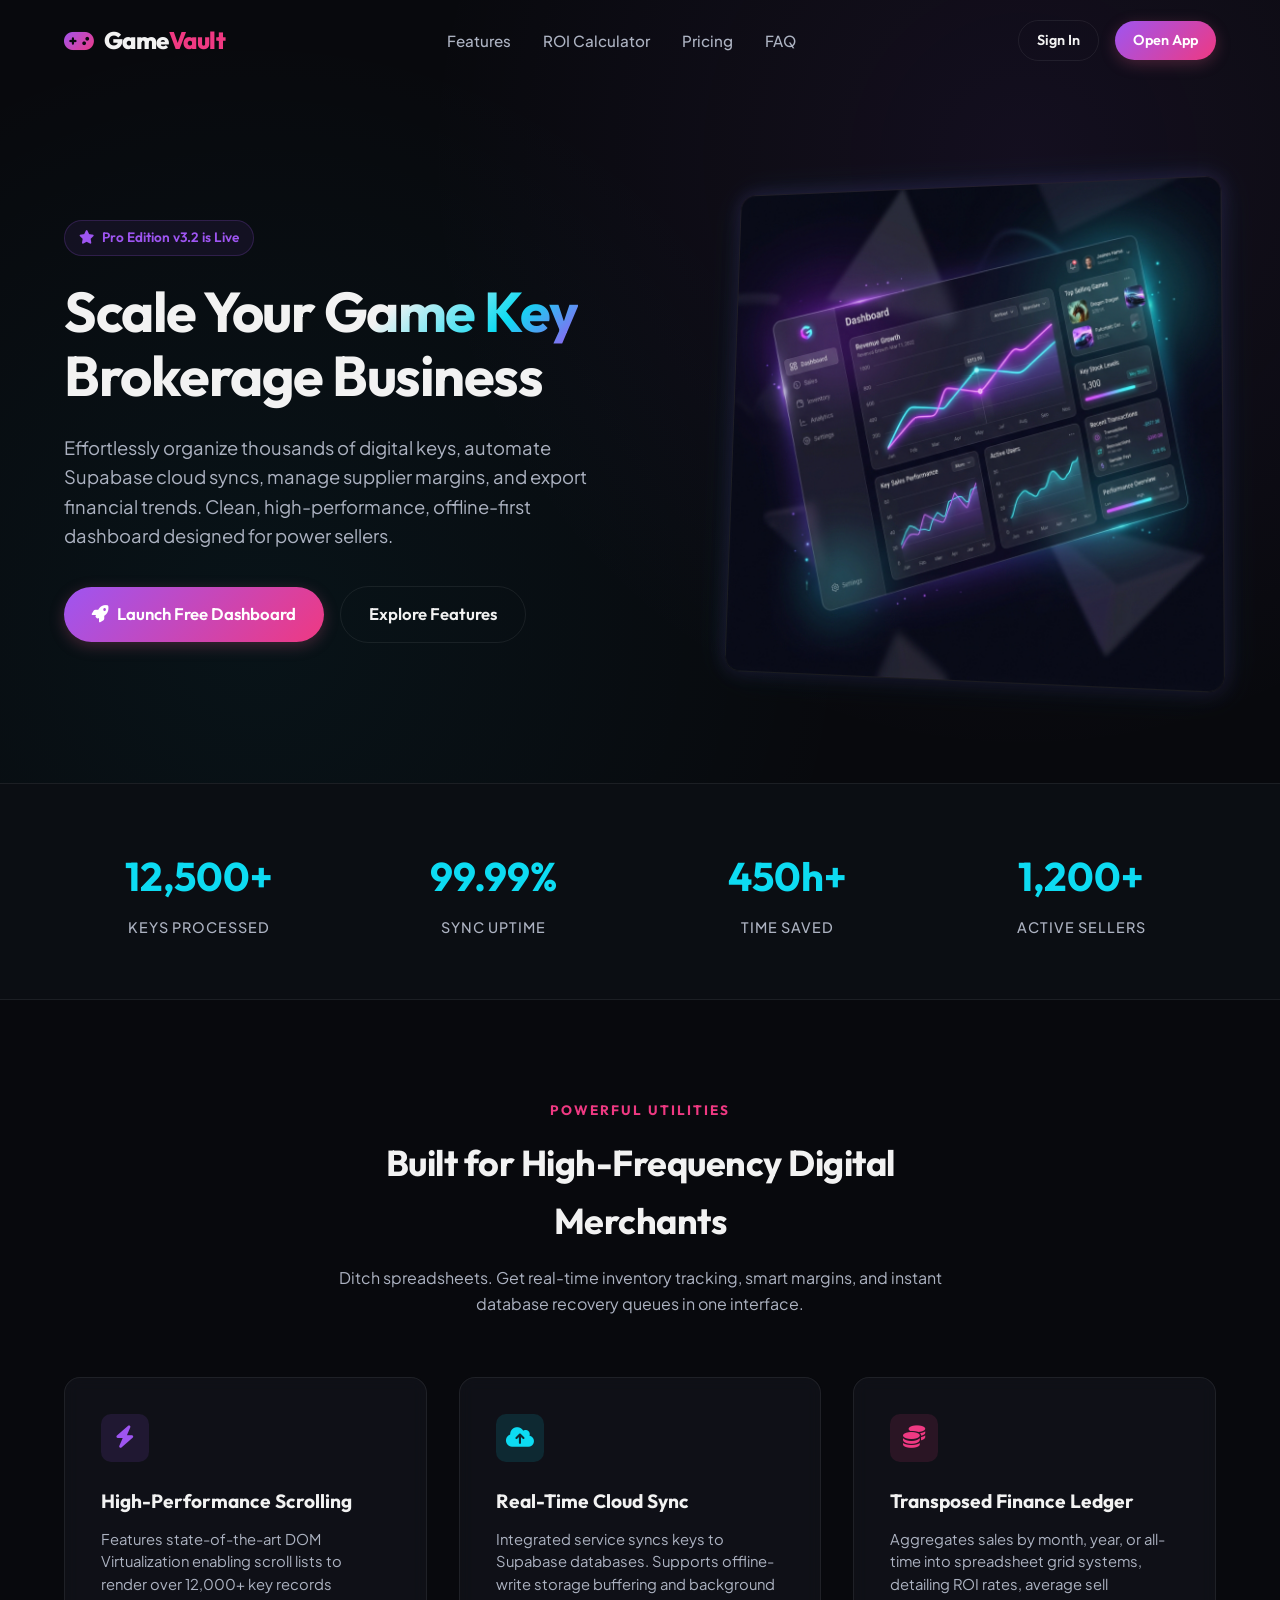
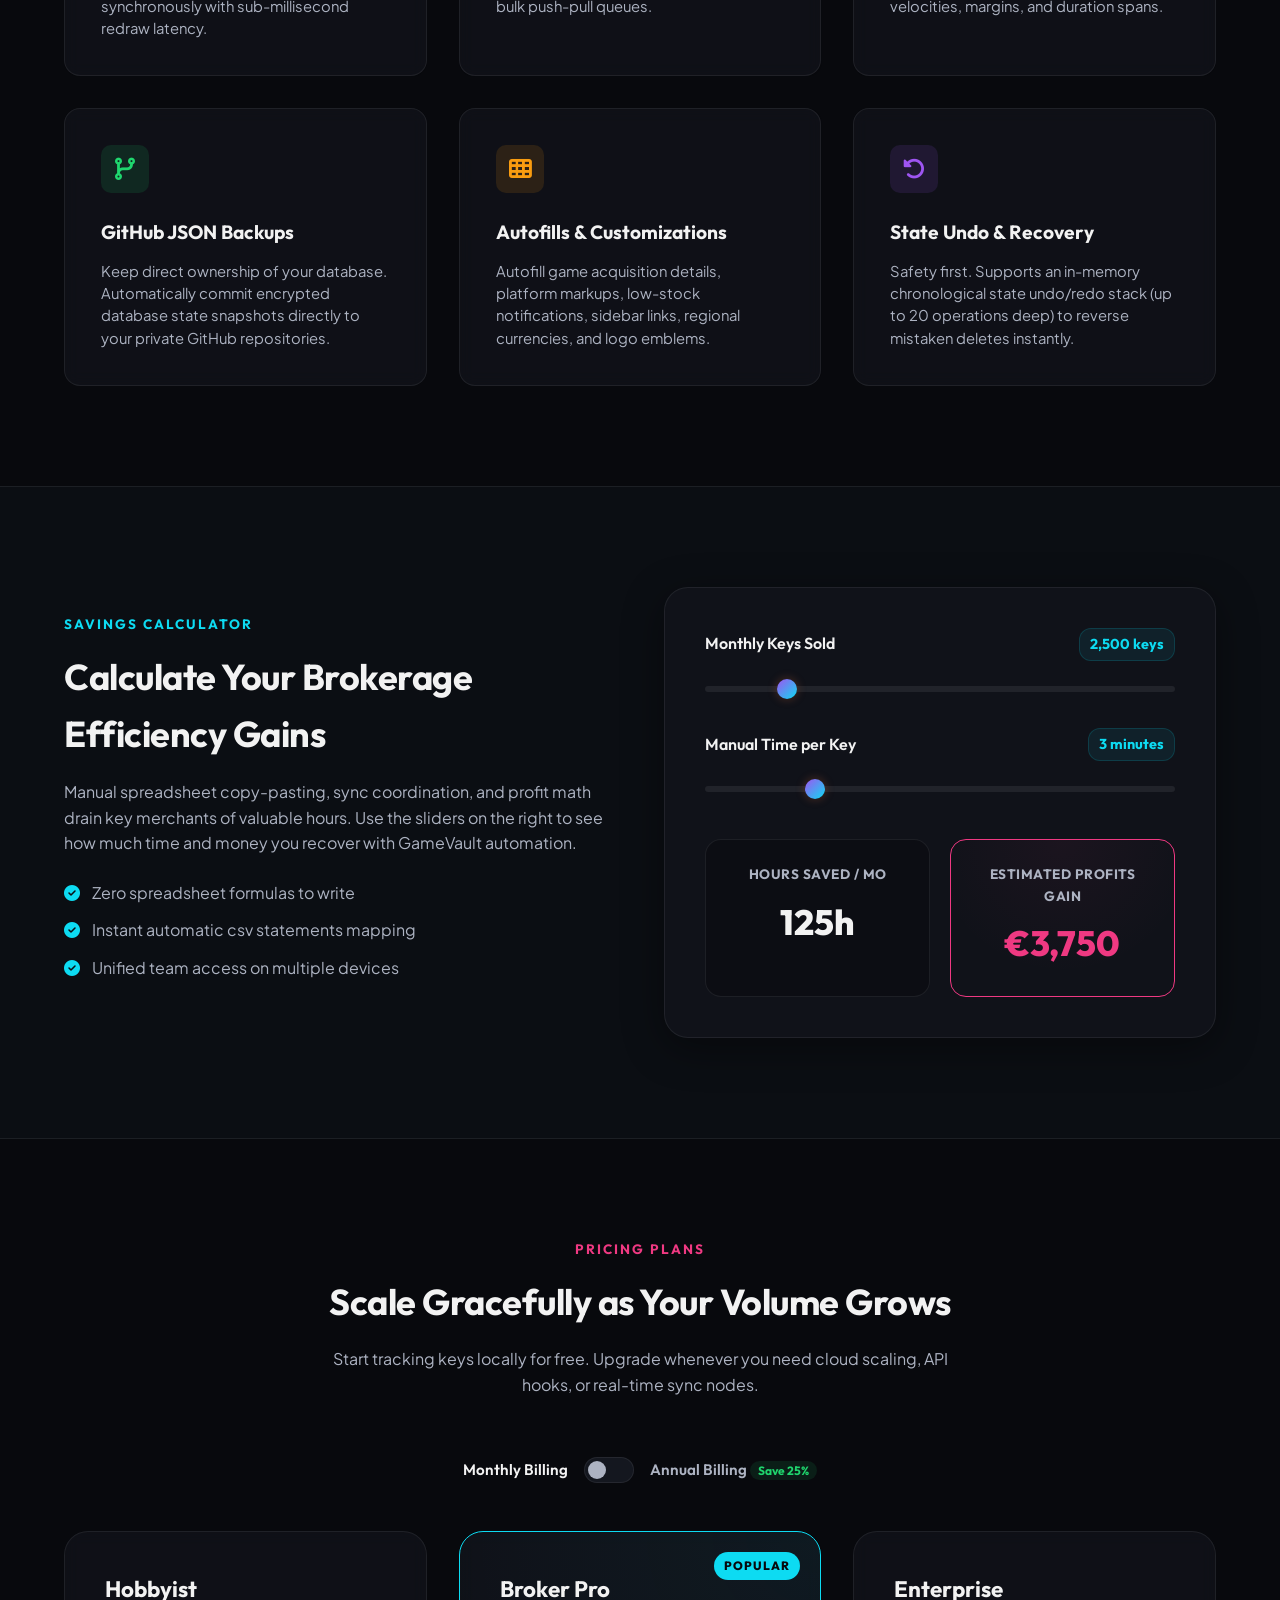
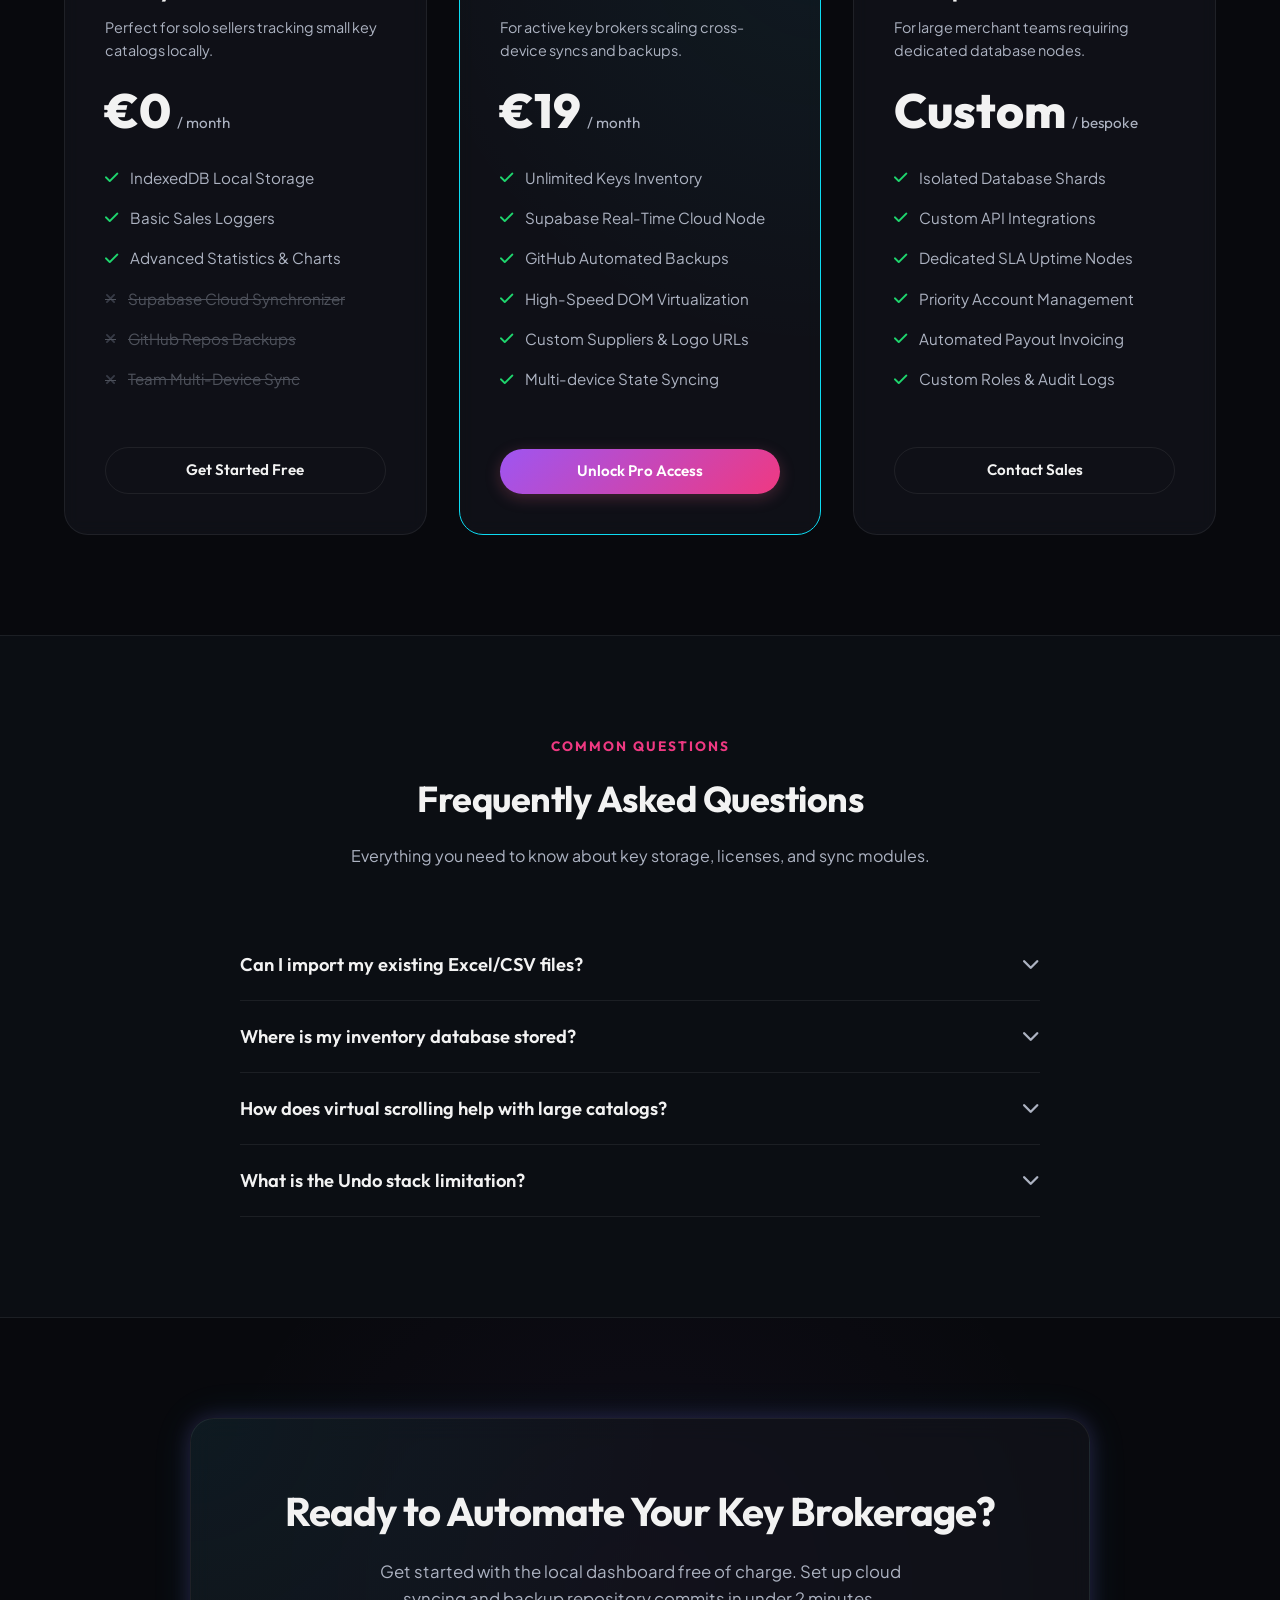
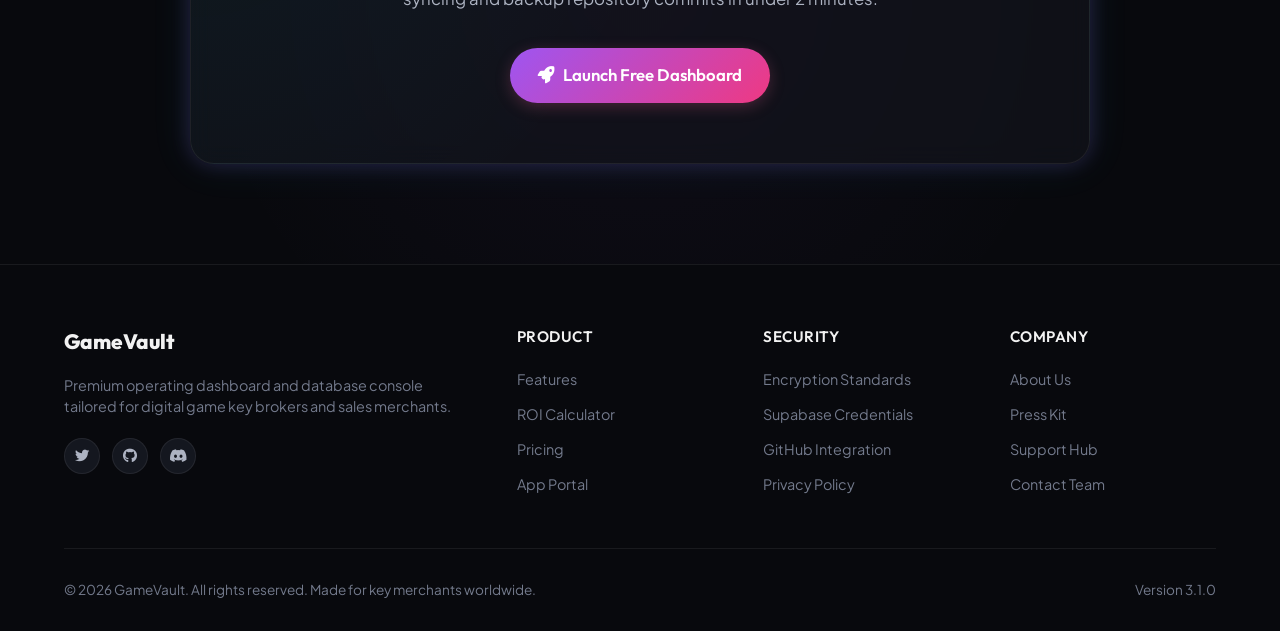
<file: landing.html>
<!DOCTYPE html>
<html lang="en">
<head>
  <meta charset="UTF-8">
  <meta name="viewport" content="width=device-width, initial-scale=1.0">
  <title>GameVault - SaaS Operations Hub for Game Key Merchants</title>
  <meta name="description" content="Manage, sync, and scale your game key business. Track inventory, calculate real-time platform profits, sync data to Supabase/GitHub, and analyze supplier margins.">
  
  <!-- FontAwesome Icons -->
  <link rel="stylesheet" href="https://cdnjs.cloudflare.com/ajax/libs/font-awesome/6.4.0/css/all.min.css">
  
  <!-- Custom landing styling -->
  <link rel="stylesheet" href="landing.css">
</head>
<body>

  <!-- HEADER -->
  <header class="header" id="main-header">
    <div class="container nav-wrapper">
      <a href="#" class="logo">
        <i class="fa-solid fa-gamepad"></i>
        <span>Game<span style="color: var(--accent-pink);">Vault</span></span>
      </a>
      <ul class="nav-menu">
        <li><a href="#features" class="nav-link">Features</a></li>
        <li><a href="#calculator" class="nav-link">ROI Calculator</a></li>
        <li><a href="#pricing" class="nav-link">Pricing</a></li>
        <li><a href="#faq" class="nav-link">FAQ</a></li>
      </ul>
      <div class="nav-actions">
        <a href="index.html" class="btn btn-outline" style="border-radius: 30px; font-size: 0.9rem; padding: 8px 18px;">Sign In</a>
        <a href="index.html" class="btn btn-primary" style="border-radius: 30px; font-size: 0.9rem; padding: 8px 18px;">Open App</a>
      </div>
    </div>
  </header>

  <!-- HERO SECTION -->
  <section class="hero">
    <div class="container hero-grid">
      <div class="hero-content">
        <div class="hero-badge">
          <i class="fa-solid fa-star"></i> Pro Edition v3.2 is Live
        </div>
        <h1 class="hero-title">
          Scale Your <span class="text-gradient">Game Key</span> Brokerage Business
        </h1>
        <p class="hero-subtitle">
          Effortlessly organize thousands of digital keys, automate Supabase cloud syncs, manage supplier margins, and export financial trends. Clean, high-performance, offline-first dashboard designed for power sellers.
        </p>
        <div class="hero-ctas">
          <a href="index.html" class="btn btn-primary btn-lg">
            <i class="fa-solid fa-rocket"></i> Launch Free Dashboard
          </a>
          <a href="#features" class="btn btn-outline btn-lg">
            Explore Features
          </a>
        </div>
      </div>
      <div class="hero-mockup-wrapper">
        <div class="hero-mockup-glow"></div>
        <img src="assets/dashboard_showcase.png" alt="GameVault Dashboard Mockup" class="hero-mockup-image">
      </div>
    </div>
  </section>

  <!-- STATS BAR -->
  <section class="stats">
    <div class="container stats-grid">
      <div class="stat-item">
        <h3 id="stat-keys">12,500+</h3>
        <p>Keys Processed</p>
      </div>
      <div class="stat-item">
        <h3 id="stat-uptime">99.99%</h3>
        <p>Sync Uptime</p>
      </div>
      <div class="stat-item">
        <h3 id="stat-hours">450h+</h3>
        <p>Time Saved</p>
      </div>
      <div class="stat-item">
        <h3 id="stat-suppliers">1,200+</h3>
        <p>Active Sellers</p>
      </div>
    </div>
  </section>

  <!-- FEATURES SECTION -->
  <section class="features" id="features">
    <div class="container">
      <div class="section-header">
        <span class="section-tag">Powerful Utilities</span>
        <h2 class="section-title">Built for High-Frequency Digital Merchants</h2>
        <p class="section-subtitle">Ditch spreadsheets. Get real-time inventory tracking, smart margins, and instant database recovery queues in one interface.</p>
      </div>
      
      <div class="features-grid">
        <!-- Feature 1 -->
        <div class="feature-card">
          <div class="feature-icon purple">
            <i class="fa-solid fa-bolt"></i>
          </div>
          <h4>High-Performance Scrolling</h4>
          <p>Features state-of-the-art DOM Virtualization enabling scroll lists to render over 12,000+ key records synchronously with sub-millisecond redraw latency.</p>
        </div>

        <!-- Feature 2 -->
        <div class="feature-card">
          <div class="feature-icon cyan">
            <i class="fa-solid fa-cloud-arrow-up"></i>
          </div>
          <h4>Real-Time Cloud Sync</h4>
          <p>Integrated service syncs keys to Supabase databases. Supports offline-write storage buffering and background bulk push-pull queues.</p>
        </div>

        <!-- Feature 3 -->
        <div class="feature-card">
          <div class="feature-icon pink">
            <i class="fa-solid fa-coins"></i>
          </div>
          <h4>Transposed Finance Ledger</h4>
          <p>Aggregates sales by month, year, or all-time into spreadsheet grid systems, detailing ROI rates, average sell velocities, margins, and duration spans.</p>
        </div>

        <!-- Feature 4 -->
        <div class="feature-card">
          <div class="feature-icon emerald">
            <i class="fa-solid fa-code-branch"></i>
          </div>
          <h4>GitHub JSON Backups</h4>
          <p>Keep direct ownership of your database. Automatically commit encrypted database state snapshots directly to your private GitHub repositories.</p>
        </div>

        <!-- Feature 5 -->
        <div class="feature-card">
          <div class="feature-icon amber">
            <i class="fa-solid fa-table-cells"></i>
          </div>
          <h4>Autofills & Customizations</h4>
          <p>Autofill game acquisition details, platform markups, low-stock notifications, sidebar links, regional currencies, and logo emblems.</p>
        </div>

        <!-- Feature 6 -->
        <div class="feature-card">
          <div class="feature-icon purple">
            <i class="fa-solid fa-rotate-left"></i>
          </div>
          <h4>State Undo & Recovery</h4>
          <p>Safety first. Supports an in-memory chronological state undo/redo stack (up to 20 operations deep) to reverse mistaken deletes instantly.</p>
        </div>
      </div>
    </div>
  </section>

  <!-- SAVINGS CALCULATOR SECTION -->
  <section class="calc-section" id="calculator">
    <div class="container calc-grid">
      <div class="calc-text">
        <span class="section-tag" style="color: var(--accent-cyan);">Savings Calculator</span>
        <h2 class="section-title">Calculate Your Brokerage Efficiency Gains</h2>
        <p class="section-subtitle" style="margin-bottom: 24px;">
          Manual spreadsheet copy-pasting, sync coordination, and profit math drain key merchants of valuable hours. Use the sliders on the right to see how much time and money you recover with GameVault automation.
        </p>
        <ul style="list-style: none; margin-bottom: 30px; color: var(--text-secondary);">
          <li style="display: flex; align-items: center; gap: 12px; margin-bottom: 12px;">
            <i class="fa-solid fa-circle-check" style="color: var(--accent-cyan);"></i> Zero spreadsheet formulas to write
          </li>
          <li style="display: flex; align-items: center; gap: 12px; margin-bottom: 12px;">
            <i class="fa-solid fa-circle-check" style="color: var(--accent-cyan);"></i> Instant automatic csv statements mapping
          </li>
          <li style="display: flex; align-items: center; gap: 12px;">
            <i class="fa-solid fa-circle-check" style="color: var(--accent-cyan);"></i> Unified team access on multiple devices
          </li>
        </ul>
      </div>
      <div class="calc-panel">
        <div class="calc-group">
          <div class="calc-label-row">
            <label for="slider-volume">Monthly Keys Sold</label>
            <span class="calc-value-badge" id="val-volume">2,500 keys</span>
          </div>
          <input type="range" id="slider-volume" class="calc-slider" min="100" max="15000" step="100" value="2500">
        </div>
        
        <div class="calc-group" style="margin-bottom: 40px;">
          <div class="calc-label-row">
            <label for="slider-time">Manual Time per Key</label>
            <span class="calc-value-badge" id="val-time">3 minutes</span>
          </div>
          <input type="range" id="slider-time" class="calc-slider" min="1" max="10" step="0.5" value="3">
        </div>

        <div class="calc-results">
          <div class="calc-result-card">
            <h5>Hours Saved / Mo</h5>
            <div class="calc-result-val" id="res-hours">125h</div>
          </div>
          <div class="calc-result-card highlight">
            <h5>Estimated Profits Gain</h5>
            <div class="calc-result-val" id="res-savings">€3,750</div>
          </div>
        </div>
      </div>
    </div>
  </section>

  <!-- PRICING SECTION -->
  <section class="pricing" id="pricing">
    <div class="container">
      <div class="section-header">
        <span class="section-tag">Pricing Plans</span>
        <h2 class="section-title">Scale Gracefully as Your Volume Grows</h2>
        <p class="section-subtitle">Start tracking keys locally for free. Upgrade whenever you need cloud scaling, API hooks, or real-time sync nodes.</p>
      </div>

      <div class="pricing-toggle-wrapper">
        <span class="pricing-toggle-label active" id="toggle-label-monthly">Monthly Billing</span>
        <label class="switch">
          <input type="checkbox" id="pricing-toggle-checkbox">
          <span class="slider-switch"></span>
        </label>
        <span class="pricing-toggle-label" id="toggle-label-annual">Annual Billing <span class="pricing-badge">Save 25%</span></span>
      </div>

      <div class="pricing-grid">
        <!-- Tier 1 -->
        <div class="price-card">
          <div class="price-header">
            <h4>Hobbyist</h4>
            <p>Perfect for solo sellers tracking small key catalogs locally.</p>
          </div>
          <div class="price-tag">
            <span class="price-num">€0</span>
            <span class="price-period">/ month</span>
          </div>
          <ul class="price-features">
            <li><i class="fa-solid fa-check"></i> IndexedDB Local Storage</li>
            <li><i class="fa-solid fa-check"></i> Basic Sales Loggers</li>
            <li><i class="fa-solid fa-check"></i> Advanced Statistics & Charts</li>
            <li class="disabled"><i class="fa-solid fa-xmark"></i> Supabase Cloud Synchronizer</li>
            <li class="disabled"><i class="fa-solid fa-xmark"></i> GitHub Repos Backups</li>
            <li class="disabled"><i class="fa-solid fa-xmark"></i> Team Multi-Device Sync</li>
          </ul>
          <a href="index.html" class="btn btn-outline" style="width: 100%; border-radius: 30px;">Get Started Free</a>
        </div>

        <!-- Tier 2 -->
        <div class="price-card popular">
          <div class="price-header">
            <h4>Broker Pro</h4>
            <p>For active key brokers scaling cross-device syncs and backups.</p>
          </div>
          <div class="price-tag">
            <span class="price-num" id="pro-price">€19</span>
            <span class="price-period" id="pro-period">/ month</span>
          </div>
          <ul class="price-features">
            <li><i class="fa-solid fa-check"></i> Unlimited Keys Inventory</li>
            <li><i class="fa-solid fa-check"></i> Supabase Real-Time Cloud Node</li>
            <li><i class="fa-solid fa-check"></i> GitHub Automated Backups</li>
            <li><i class="fa-solid fa-check"></i> High-Speed DOM Virtualization</li>
            <li><i class="fa-solid fa-check"></i> Custom Suppliers & Logo URLs</li>
            <li><i class="fa-solid fa-check"></i> Multi-device State Syncing</li>
          </ul>
          <a href="index.html" class="btn btn-primary" style="width: 100%; border-radius: 30px;">Unlock Pro Access</a>
        </div>

        <!-- Tier 3 -->
        <div class="price-card">
          <div class="price-header">
            <h4>Enterprise</h4>
            <p>For large merchant teams requiring dedicated database nodes.</p>
          </div>
          <div class="price-tag">
            <span class="price-num">Custom</span>
            <span class="price-period">/ bespoke</span>
          </div>
          <ul class="price-features">
            <li><i class="fa-solid fa-check"></i> Isolated Database Shards</li>
            <li><i class="fa-solid fa-check"></i> Custom API Integrations</li>
            <li><i class="fa-solid fa-check"></i> Dedicated SLA Uptime Nodes</li>
            <li><i class="fa-solid fa-check"></i> Priority Account Management</li>
            <li><i class="fa-solid fa-check"></i> Automated Payout Invoicing</li>
            <li><i class="fa-solid fa-check"></i> Custom Roles & Audit Logs</li>
          </ul>
          <a href="mailto:support@gamevault.io" class="btn btn-outline" style="width: 100%; border-radius: 30px;">Contact Sales</a>
        </div>
      </div>
    </div>
  </section>

  <!-- FAQ SECTION -->
  <section class="faq" id="faq">
    <div class="container">
      <div class="section-header">
        <span class="section-tag">Common Questions</span>
        <h2 class="section-title">Frequently Asked Questions</h2>
        <p class="section-subtitle">Everything you need to know about key storage, licenses, and sync modules.</p>
      </div>

      <div class="faq-list">
        <div class="faq-item">
          <button class="faq-question">
            <h4>Can I import my existing Excel/CSV files?</h4>
            <i class="fa-solid fa-chevron-down"></i>
          </button>
          <div class="faq-answer">
            <p>Yes. GameVault integrates SheetJS which lets you drag and drop any raw Excel sheet. You can map custom headers to Game Title, Platform, Key, and Cost properties dynamically in Settings.</p>
          </div>
        </div>

        <div class="faq-item">
          <button class="faq-question">
            <h4>Where is my inventory database stored?</h4>
            <i class="fa-solid fa-chevron-down"></i>
          </button>
          <div class="faq-answer">
            <p>GameVault is offline-first. By default, your data stays in your browser's secure HTML5 IndexedDB storage database. Once you save Supabase credentials, mutations are piped to your remote database.</p>
          </div>
        </div>

        <div class="faq-item">
          <button class="faq-question">
            <h4>How does virtual scrolling help with large catalogs?</h4>
            <i class="fa-solid fa-chevron-down"></i>
          </button>
          <div class="faq-answer">
            <p>Standard tables crash or lag when rendering 10,000+ items. Our virtualization engine only renders the 15-20 rows visible in the viewport, reusing table cells during scroll. This guarantees a smooth 60fps experience.</p>
          </div>
        </div>

        <div class="faq-item">
          <button class="faq-question">
            <h4>What is the Undo stack limitation?</h4>
            <i class="fa-solid fa-chevron-down"></i>
          </button>
          <div class="faq-answer">
            <p>The state Undo/Redo recovery stack preserves the last 20 state mutations. This lets you undo key creations, edits, bulk status adjustments, and deletions. Older records are purged to keep RAM usage low.</p>
          </div>
        </div>
      </div>
    </div>
  </section>

  <!-- CTA BANNER -->
  <section class="cta-banner">
    <div class="container">
      <div class="cta-box">
        <h2>Ready to Automate Your Key Brokerage?</h2>
        <p>Get started with the local dashboard free of charge. Set up cloud syncing and backup repository commits in under 2 minutes.</p>
        <a href="index.html" class="btn btn-primary btn-lg">
          <i class="fa-solid fa-rocket"></i> Launch Free Dashboard
        </a>
      </div>
    </div>
  </section>

  <!-- FOOTER -->
  <footer class="footer">
    <div class="container">
      <div class="footer-grid">
        <div class="footer-brand">
          <h4>GameVault</h4>
          <p>Premium operating dashboard and database console tailored for digital game key brokers and sales merchants.</p>
          <div class="footer-socials">
            <a href="#" class="social-icon"><i class="fa-brands fa-twitter"></i></a>
            <a href="#" class="social-icon"><i class="fa-brands fa-github"></i></a>
            <a href="#" class="social-icon"><i class="fa-brands fa-discord"></i></a>
          </div>
        </div>
        <div class="footer-links">
          <h5>Product</h5>
          <ul>
            <li><a href="#features">Features</a></li>
            <li><a href="#calculator">ROI Calculator</a></li>
            <li><a href="#pricing">Pricing</a></li>
            <li><a href="index.html">App Portal</a></li>
          </ul>
        </div>
        <div class="footer-links">
          <h5>Security</h5>
          <ul>
            <li><a href="#">Encryption Standards</a></li>
            <li><a href="#">Supabase Credentials</a></li>
            <li><a href="#">GitHub Integration</a></li>
            <li><a href="#">Privacy Policy</a></li>
          </ul>
        </div>
        <div class="footer-links">
          <h5>Company</h5>
          <ul>
            <li><a href="#">About Us</a></li>
            <li><a href="#">Press Kit</a></li>
            <li><a href="#">Support Hub</a></li>
            <li><a href="mailto:support@gamevault.io">Contact Team</a></li>
          </ul>
        </div>
      </div>
      <div class="footer-bottom">
        <span class="footer-copy">&copy; 2026 GameVault. All rights reserved. Made for key merchants worldwide.</span>
        <span class="footer-copy">Version 3.1.0</span>
      </div>
    </div>
  </footer>

  <!-- Page Interactivity Scripts -->
  <script>
    document.addEventListener("DOMContentLoaded", () => {
      // 1. Header Scrolled Class Transitions
      const header = document.getElementById("main-header");
      window.addEventListener("scroll", () => {
        if (window.scrollY > 50) {
          header.classList.add("scrolled");
        } else {
          header.classList.remove("scrolled");
        }
      });

      // 2. Savings ROI Calculator logic
      const sliderVolume = document.getElementById("slider-volume");
      const sliderTime = document.getElementById("slider-time");
      
      const valVolume = document.getElementById("val-volume");
      const valTime = document.getElementById("val-time");
      
      const resHours = document.getElementById("res-hours");
      const resSavings = document.getElementById("res-savings");

      const formatNum = (num) => num.toString().replace(/\B(?=(\d{3})+(?!\d))/g, ",");

      const updateSavings = () => {
        const volume = parseInt(sliderVolume.value) || 0;
        const time = parseFloat(sliderTime.value) || 0;

        valVolume.textContent = `${formatNum(volume)} keys`;
        valTime.textContent = `${time} minute${time === 1 ? '' : 's'}`;

        // Calculate hours saved per month
        const totalMinutes = volume * time;
        const hoursSaved = Math.round(totalMinutes / 60);
        resHours.textContent = `${formatNum(hoursSaved)}h`;

        // Calculate money saved based on developer average rate (€30/hour)
        const savingsMoney = Math.round(hoursSaved * 30);
        resSavings.textContent = `€${formatNum(savingsMoney)}`;
      };

      if (sliderVolume && sliderTime) {
        sliderVolume.addEventListener("input", updateSavings);
        sliderTime.addEventListener("input", updateSavings);
        updateSavings(); // Run initialization
      }

      // 3. Pricing Period Duration Toggle Switch
      const billingToggle = document.getElementById("pricing-toggle-checkbox");
      const labelMonthly = document.getElementById("toggle-label-monthly");
      const labelAnnual = document.getElementById("toggle-label-annual");
      
      const proPrice = document.getElementById("pro-price");
      const proPeriod = document.getElementById("pro-period");

      const updatePricing = () => {
        if (billingToggle.checked) {
          // Annual billing
          labelMonthly.classList.remove("active");
          labelAnnual.classList.add("active");
          proPrice.textContent = "€14";
          proPeriod.textContent = " / month (billed annually)";
        } else {
          // Monthly billing
          labelMonthly.classList.add("active");
          labelAnnual.classList.remove("active");
          proPrice.textContent = "€19";
          proPeriod.textContent = " / month";
        }
      };

      if (billingToggle) {
        billingToggle.addEventListener("change", updatePricing);
        updatePricing();
      }

      // 4. FAQ Accordion panel collapse animations
      const faqQuestions = document.querySelectorAll(".faq-question");
      faqQuestions.forEach(btn => {
        btn.addEventListener("click", () => {
          const faqItem = btn.parentElement;
          const isActive = faqItem.classList.contains("active");
          
          // Collapse all faq items first
          document.querySelectorAll(".faq-item").forEach(item => {
            item.classList.remove("active");
          });

          // Expand selected one if it wasn't already active
          if (!isActive) {
            faqItem.classList.add("active");
          }
        });
      });
    });
  </script>
</body>
</html>
</file>
<file: landing.css>
/* 
 * GameVault - SaaS Landing Page Styling
 * Tailored HSL dark palette & premium visual tokens
 */

@import url('https://fonts.googleapis.com/css2?family=Outfit:wght@300;400;500;600;700;800&family=Plus+Jakarta+Sans:wght@300;400;500;600;700;800&display=swap');

:root {
  --bg-dark: hsl(224, 25%, 6%);
  --bg-darker: hsl(224, 25%, 4%);
  --bg-card: hsl(224, 20%, 10%);
  --bg-card-glass: hsla(224, 20%, 10%, 0.6);
  --border-color: hsla(0, 0%, 100%, 0.07);
  --border-glow: hsla(270, 85%, 65%, 0.15);
  
  --text-main: hsl(0, 0%, 95%);
  --text-secondary: hsl(224, 15%, 72%);
  --text-muted: hsl(224, 10%, 50%);
  
  --accent-purple: hsl(268, 85%, 64%);
  --accent-cyan: hsl(186, 90%, 50%);
  --accent-pink: hsl(336, 85%, 58%);
  --accent-emerald: hsl(146, 75%, 48%);
  --accent-amber: hsl(36, 95%, 52%);
  
  --radius-xl: 24px;
  --radius-lg: 16px;
  --radius-md: 10px;
  --radius-sm: 6px;
  
  --font-display: 'Outfit', sans-serif;
  --font-body: 'Plus Jakarta Sans', sans-serif;
  
  --shadow-neon: 0 0 20px hsla(268, 85%, 64%, 0.2), 0 0 40px hsla(186, 90%, 50%, 0.1);
  --shadow-lg: 0 10px 40px rgba(0, 0, 0, 0.4);
}

/* Global resets & Scroll behaviors */
* {
  box-sizing: border-box;
  margin: 0;
  padding: 0;
}

html {
  scroll-behavior: smooth;
  background-color: var(--bg-darker);
  color: var(--text-main);
  font-family: var(--font-body);
  font-size: 16px;
}

body {
  overflow-x: hidden;
  line-height: 1.6;
}

h1, h2, h3, h4, h5, h6 {
  font-family: var(--font-display);
  font-weight: 700;
  color: var(--text-main);
}

a {
  text-decoration: none;
  color: inherit;
}

/* Gradients text & backgrounds */
.text-gradient {
  background: linear-gradient(135deg, var(--text-main) 30%, var(--accent-cyan) 70%, var(--accent-purple) 100%);
  -webkit-background-clip: text;
  -webkit-text-fill-color: transparent;
  background-clip: text;
}

.text-gradient-purple-pink {
  background: linear-gradient(135deg, var(--accent-purple), var(--accent-pink));
  -webkit-background-clip: text;
  -webkit-text-fill-color: transparent;
  background-clip: text;
}

.bg-gradient-purple-cyan {
  background: linear-gradient(135deg, var(--accent-purple), var(--accent-cyan));
}

/* Container */
.container {
  width: 100%;
  max-width: 1200px;
  margin: 0 auto;
  padding: 0 24px;
}

/* Header & Nav */
.header {
  position: fixed;
  top: 0;
  left: 0;
  width: 100%;
  z-index: 1000;
  transition: all 0.3s ease;
  padding: 20px 0;
}

.header.scrolled {
  background-color: hsla(224, 25%, 4%, 0.85);
  backdrop-filter: blur(12px);
  -webkit-backdrop-filter: blur(12px);
  padding: 14px 0;
  border-bottom: 1px solid var(--border-color);
}

.nav-wrapper {
  display: flex;
  justify-content: space-between;
  align-items: center;
}

.logo {
  display: flex;
  align-items: center;
  gap: 10px;
  font-family: var(--font-display);
  font-size: 1.5rem;
  font-weight: 800;
  letter-spacing: -0.5px;
}

.logo i {
  background: linear-gradient(135deg, var(--accent-purple), var(--accent-pink));
  -webkit-background-clip: text;
  -webkit-text-fill-color: transparent;
}

.nav-menu {
  display: flex;
  align-items: center;
  gap: 32px;
  list-style: none;
}

.nav-link {
  font-size: 0.95rem;
  font-weight: 500;
  color: var(--text-secondary);
  transition: color 0.2s ease;
}

.nav-link:hover {
  color: var(--accent-cyan);
}

.nav-actions {
  display: flex;
  align-items: center;
  gap: 16px;
}

/* Button UI */
.btn {
  display: inline-flex;
  align-items: center;
  justify-content: center;
  gap: 8px;
  padding: 10px 20px;
  border-radius: 30px;
  font-family: var(--font-display);
  font-weight: 600;
  font-size: 0.95rem;
  cursor: pointer;
  transition: all 0.25s cubic-bezier(0.16, 1, 0.3, 1);
  border: none;
}

.btn-primary {
  background: linear-gradient(135deg, var(--accent-purple), var(--accent-pink));
  color: #fff;
  box-shadow: 0 4px 15px rgba(235, 94, 142, 0.25);
}

.btn-primary:hover {
  transform: translateY(-2px);
  box-shadow: 0 6px 20px rgba(235, 94, 142, 0.4);
}

.btn-outline {
  background: transparent;
  color: var(--text-main);
  border: 1px solid var(--border-color);
}

.btn-outline:hover {
  background-color: var(--border-color);
  border-color: var(--text-muted);
  transform: translateY(-2px);
}

.btn-lg {
  padding: 14px 28px;
  font-size: 1.05rem;
}

/* Hero Section */
.hero {
  position: relative;
  padding-top: 180px;
  padding-bottom: 100px;
  background-image: 
    radial-gradient(circle at 80% 20%, hsla(268, 85%, 64%, 0.08) 0%, transparent 50%),
    radial-gradient(circle at 20% 80%, hsla(186, 90%, 50%, 0.05) 0%, transparent 50%);
}

.hero-grid {
  display: grid;
  grid-template-columns: 1.1fr 0.9fr;
  gap: 48px;
  align-items: center;
}

.hero-badge {
  display: inline-flex;
  align-items: center;
  gap: 8px;
  background-color: hsla(268, 85%, 64%, 0.08);
  border: 1px solid hsla(268, 85%, 64%, 0.2);
  color: var(--accent-purple);
  padding: 6px 14px;
  border-radius: 20px;
  font-size: 0.85rem;
  font-weight: 600;
  margin-bottom: 24px;
  font-family: var(--font-display);
}

.hero-title {
  font-size: 3.5rem;
  line-height: 1.15;
  letter-spacing: -1.5px;
  margin-bottom: 24px;
}

.hero-subtitle {
  font-size: 1.15rem;
  color: var(--text-secondary);
  margin-bottom: 36px;
  max-width: 540px;
}

.hero-ctas {
  display: flex;
  align-items: center;
  gap: 16px;
}

.hero-mockup-wrapper {
  position: relative;
}

.hero-mockup-glow {
  position: absolute;
  top: 50%;
  left: 50%;
  transform: translate(-50%, -50%);
  width: 110%;
  height: 110%;
  background: radial-gradient(circle, hsla(268, 85%, 64%, 0.12) 0%, transparent 60%);
  z-index: 1;
  pointer-events: none;
}

.hero-mockup-image {
  position: relative;
  z-index: 2;
  width: 100%;
  border-radius: var(--radius-lg);
  border: 1px solid var(--border-color);
  box-shadow: var(--shadow-lg), var(--shadow-neon);
  transform: perspective(1000px) rotateY(-10deg) rotateX(5deg);
  transition: transform 0.5s ease;
}

.hero-mockup-image:hover {
  transform: perspective(1000px) rotateY(0deg) rotateX(0deg);
}

/* Stats Section */
.stats {
  padding: 60px 0;
  background-color: var(--bg-dark);
  border-top: 1px solid var(--border-color);
  border-bottom: 1px solid var(--border-color);
}

.stats-grid {
  display: grid;
  grid-template-columns: repeat(4, 1fr);
  gap: 24px;
  text-align: center;
}

.stat-item h3 {
  font-size: 2.5rem;
  color: var(--accent-cyan);
  margin-bottom: 8px;
}

.stat-item p {
  color: var(--text-secondary);
  font-size: 0.9rem;
  font-weight: 500;
  text-transform: uppercase;
  letter-spacing: 1px;
}

/* Section Common Layouts */
.section-header {
  text-align: center;
  max-width: 650px;
  margin: 0 auto 60px auto;
}

.section-tag {
  color: var(--accent-pink);
  font-family: var(--font-display);
  font-weight: 700;
  font-size: 0.85rem;
  text-transform: uppercase;
  letter-spacing: 2px;
  margin-bottom: 12px;
  display: block;
}

.section-title {
  font-size: 2.25rem;
  margin-bottom: 16px;
  letter-spacing: -0.5px;
}

.section-subtitle {
  color: var(--text-secondary);
  font-size: 1rem;
}

/* Features Section */
.features {
  padding: 100px 0;
}

.features-grid {
  display: grid;
  grid-template-columns: repeat(3, 1fr);
  gap: 32px;
}

.feature-card {
  background: var(--bg-card-glass);
  border: 1px solid var(--border-color);
  border-radius: var(--radius-lg);
  padding: 36px;
  transition: all 0.3s cubic-bezier(0.16, 1, 0.3, 1);
  position: relative;
  overflow: hidden;
  backdrop-filter: blur(8px);
  -webkit-backdrop-filter: blur(8px);
}

.feature-card::before {
  content: '';
  position: absolute;
  top: 0;
  left: 0;
  width: 100%;
  height: 4px;
  background: linear-gradient(90deg, transparent, var(--accent-purple), transparent);
  opacity: 0;
  transition: opacity 0.3s ease;
}

.feature-card:hover {
  transform: translateY(-5px);
  border-color: var(--accent-purple);
  box-shadow: 0 15px 30px rgba(0, 0, 0, 0.3);
}

.feature-card:hover::before {
  opacity: 1;
}

.feature-icon {
  width: 48px;
  height: 48px;
  border-radius: var(--radius-md);
  display: flex;
  align-items: center;
  justify-content: center;
  font-size: 1.4rem;
  margin-bottom: 24px;
}

.feature-icon.purple { background-color: hsla(268, 85%, 64%, 0.12); color: var(--accent-purple); }
.feature-icon.cyan { background-color: hsla(186, 90%, 50%, 0.12); color: var(--accent-cyan); }
.feature-icon.pink { background-color: hsla(336, 85%, 58%, 0.12); color: var(--accent-pink); }
.feature-icon.emerald { background-color: hsla(146, 75%, 48%, 0.12); color: var(--accent-emerald); }
.feature-icon.amber { background-color: hsla(36, 95%, 52%, 0.12); color: var(--accent-amber); }

.feature-card h4 {
  font-size: 1.2rem;
  margin-bottom: 12px;
}

.feature-card p {
  color: var(--text-secondary);
  font-size: 0.925rem;
  line-height: 1.5;
}

/* Calculator Section */
.calc-section {
  padding: 100px 0;
  background-color: var(--bg-dark);
  border-top: 1px solid var(--border-color);
  border-bottom: 1px solid var(--border-color);
}

.calc-grid {
  display: grid;
  grid-template-columns: 1fr 1fr;
  gap: 48px;
  align-items: center;
}

.calc-panel {
  background: var(--bg-card-glass);
  border: 1px solid var(--border-color);
  border-radius: var(--radius-xl);
  padding: 40px;
  box-shadow: var(--shadow-lg);
  backdrop-filter: blur(12px);
}

.calc-group {
  margin-bottom: 30px;
}

.calc-label-row {
  display: flex;
  justify-content: space-between;
  align-items: center;
  margin-bottom: 12px;
}

.calc-label-row label {
  font-family: var(--font-display);
  font-weight: 600;
  font-size: 1rem;
}

.calc-value-badge {
  font-family: var(--font-display);
  font-weight: 700;
  color: var(--accent-cyan);
  background-color: hsla(186, 90%, 50%, 0.08);
  border: 1px solid hsla(186, 90%, 50%, 0.15);
  padding: 4px 10px;
  border-radius: 12px;
  font-size: 0.9rem;
}

.calc-slider {
  -webkit-appearance: none;
  appearance: none;
  width: 100%;
  height: 6px;
  border-radius: 3px;
  background: var(--border-color);
  outline: none;
  cursor: pointer;
}

.calc-slider::-webkit-slider-thumb {
  -webkit-appearance: none;
  appearance: none;
  width: 20px;
  height: 20px;
  border-radius: 50%;
  background: linear-gradient(135deg, var(--accent-purple), var(--accent-cyan));
  cursor: pointer;
  box-shadow: 0 0 10px rgba(186, 90, 50, 0.4);
  transition: transform 0.1s ease;
}

.calc-slider::-webkit-slider-thumb:hover {
  transform: scale(1.2);
}

.calc-results {
  display: grid;
  grid-template-columns: 1fr 1fr;
  gap: 20px;
}

.calc-result-card {
  background: hsla(224, 25%, 4%, 0.4);
  border: 1px solid var(--border-color);
  border-radius: var(--radius-lg);
  padding: 24px;
  text-align: center;
}

.calc-result-card.highlight {
  border-color: var(--accent-pink);
  background: radial-gradient(circle at 50% 0, hsla(336, 85%, 58%, 0.05) 0%, transparent 70%);
}

.calc-result-card h5 {
  font-size: 0.85rem;
  color: var(--text-secondary);
  text-transform: uppercase;
  letter-spacing: 0.5px;
  margin-bottom: 8px;
}

.calc-result-val {
  font-family: var(--font-display);
  font-size: 2.2rem;
  font-weight: 800;
  color: var(--text-main);
}

.calc-result-card.highlight .calc-result-val {
  color: var(--accent-pink);
}

/* Pricing Section */
.pricing {
  padding: 100px 0;
}

.pricing-toggle-wrapper {
  display: flex;
  justify-content: center;
  align-items: center;
  gap: 16px;
  margin-bottom: 48px;
}

.pricing-toggle-label {
  font-family: var(--font-display);
  font-weight: 600;
  font-size: 0.95rem;
  color: var(--text-secondary);
}

.pricing-toggle-label.active {
  color: var(--text-main);
}

.switch {
  position: relative;
  display: inline-block;
  width: 50px;
  height: 26px;
}

.switch input {
  opacity: 0;
  width: 0;
  height: 0;
}

.slider-switch {
  position: absolute;
  cursor: pointer;
  top: 0;
  left: 0;
  right: 0;
  bottom: 0;
  background-color: var(--bg-card);
  border: 1px solid var(--border-color);
  transition: .4s;
  border-radius: 34px;
}

.slider-switch:before {
  position: absolute;
  content: "";
  height: 18px;
  width: 18px;
  left: 3px;
  bottom: 3px;
  background-color: var(--text-secondary);
  transition: .4s;
  border-radius: 50%;
}

input:checked + .slider-switch {
  background-color: var(--accent-purple);
}

input:checked + .slider-switch:before {
  transform: translateX(24px);
  background-color: #fff;
}

.pricing-badge {
  background-color: hsla(146, 75%, 48%, 0.1);
  color: var(--accent-emerald);
  font-size: 0.75rem;
  font-weight: 700;
  padding: 2px 8px;
  border-radius: 10px;
}

.pricing-grid {
  display: grid;
  grid-template-columns: repeat(3, 1fr);
  gap: 32px;
  align-items: stretch;
}

.price-card {
  background: var(--bg-card-glass);
  border: 1px solid var(--border-color);
  border-radius: var(--radius-xl);
  padding: 40px;
  display: flex;
  flex-direction: column;
  position: relative;
  backdrop-filter: blur(8px);
}

.price-card.popular {
  border-color: var(--accent-cyan);
  background: radial-gradient(circle at 100% 0, hsla(186, 90%, 50%, 0.05) 0%, transparent 60%), var(--bg-card-glass);
}

.price-card.popular::after {
  content: 'POPULAR';
  position: absolute;
  top: 20px;
  right: 20px;
  font-family: var(--font-display);
  font-weight: 800;
  font-size: 0.75rem;
  letter-spacing: 1px;
  background-color: var(--accent-cyan);
  color: var(--bg-darker);
  padding: 4px 10px;
  border-radius: 20px;
}

.price-header h4 {
  font-size: 1.4rem;
  margin-bottom: 8px;
}

.price-header p {
  color: var(--text-secondary);
  font-size: 0.9rem;
  margin-bottom: 24px;
}

.price-tag {
  display: flex;
  align-items: baseline;
  margin-bottom: 30px;
  font-family: var(--font-display);
}

.price-num {
  font-size: 3rem;
  font-weight: 800;
  line-height: 1;
}

.price-period {
  color: var(--text-secondary);
  font-size: 0.95rem;
  margin-left: 6px;
}

.price-features {
  list-style: none;
  margin-bottom: 40px;
  flex-grow: 1;
}

.price-features li {
  display: flex;
  align-items: center;
  gap: 12px;
  margin-bottom: 16px;
  font-size: 0.95rem;
  color: var(--text-secondary);
}

.price-features li i {
  color: var(--accent-emerald);
}

.price-features li.disabled {
  opacity: 0.4;
  text-decoration: line-through;
}

.price-features li.disabled i {
  color: var(--text-muted);
}

/* FAQ Section */
.faq {
  padding: 100px 0;
  background-color: var(--bg-dark);
  border-top: 1px solid var(--border-color);
  border-bottom: 1px solid var(--border-color);
}

.faq-list {
  max-width: 800px;
  margin: 0 auto;
}

.faq-item {
  border-bottom: 1px solid var(--border-color);
  padding: 24px 0;
}

.faq-question {
  display: flex;
  justify-content: space-between;
  align-items: center;
  width: 100%;
  background: transparent;
  border: none;
  text-align: left;
  cursor: pointer;
  outline: none;
}

.faq-question h4 {
  font-size: 1.15rem;
  font-weight: 600;
  color: var(--text-main);
  transition: color 0.2s ease;
}

.faq-question i {
  font-size: 1.1rem;
  color: var(--text-secondary);
  transition: transform 0.3s ease;
}

.faq-item.active .faq-question h4 {
  color: var(--accent-cyan);
}

.faq-item.active .faq-question i {
  transform: rotate(180deg);
  color: var(--accent-cyan);
}

.faq-answer {
  max-height: 0;
  overflow: hidden;
  transition: max-height 0.3s cubic-bezier(0, 1, 0, 1);
}

.faq-answer p {
  color: var(--text-secondary);
  font-size: 0.95rem;
  line-height: 1.6;
  padding-top: 16px;
}

.faq-item.active .faq-answer {
  max-height: 200px;
  transition: max-height 0.3s cubic-bezier(0.9, 0, 0.8, 0.2);
}

/* CTA Banner */
.cta-banner {
  padding: 100px 0;
  text-align: center;
  position: relative;
  background: radial-gradient(circle, hsla(268, 85%, 64%, 0.05) 0%, transparent 65%);
}

.cta-box {
  background: radial-gradient(circle at 0% 0%, hsla(186, 90%, 50%, 0.05) 0%, transparent 50%), var(--bg-card-glass);
  border: 1px solid var(--border-color);
  border-radius: var(--radius-xl);
  padding: 60px 40px;
  max-width: 900px;
  margin: 0 auto;
  box-shadow: var(--shadow-neon);
  backdrop-filter: blur(12px);
}

.cta-box h2 {
  font-size: 2.5rem;
  margin-bottom: 16px;
  letter-spacing: -1px;
}

.cta-box p {
  color: var(--text-secondary);
  font-size: 1.05rem;
  max-width: 580px;
  margin: 0 auto 36px auto;
}

/* Footer styling */
.footer {
  background-color: var(--bg-darker);
  border-top: 1px solid var(--border-color);
  padding: 60px 0 30px 0;
  font-size: 0.9rem;
  color: var(--text-secondary);
}

.footer-grid {
  display: grid;
  grid-template-columns: 1.2fr repeat(3, 0.6fr);
  gap: 40px;
  margin-bottom: 40px;
}

.footer-brand h4 {
  font-family: var(--font-display);
  font-size: 1.3rem;
  font-weight: 800;
  margin-bottom: 16px;
}

.footer-brand p {
  line-height: 1.5;
  margin-bottom: 20px;
  color: var(--text-muted);
}

.footer-socials {
  display: flex;
  gap: 12px;
}

.social-icon {
  width: 36px;
  height: 36px;
  border-radius: 50%;
  background: var(--bg-card);
  border: 1px solid var(--border-color);
  display: flex;
  align-items: center;
  justify-content: center;
  color: var(--text-secondary);
  transition: all 0.2s ease;
}

.social-icon:hover {
  background-color: var(--accent-purple);
  color: #fff;
  border-color: var(--accent-purple);
  transform: translateY(-2px);
}

.footer-links h5 {
  font-size: 0.95rem;
  font-weight: 600;
  margin-bottom: 18px;
  color: var(--text-main);
  text-transform: uppercase;
  letter-spacing: 0.5px;
}

.footer-links ul {
  list-style: none;
}

.footer-links li {
  margin-bottom: 12px;
}

.footer-links a {
  color: var(--text-muted);
  transition: color 0.2s ease;
}

.footer-links a:hover {
  color: var(--accent-cyan);
}

.footer-bottom {
  border-top: 1px solid var(--border-color);
  padding-top: 30px;
  display: flex;
  justify-content: space-between;
  align-items: center;
}

.footer-copy {
  color: var(--text-muted);
  font-size: 0.85rem;
}

/* Responsive queries */
@media (max-width: 992px) {
  .hero-grid {
    grid-template-columns: 1fr;
    text-align: center;
    gap: 60px;
  }
  
  .hero-subtitle {
    margin-left: auto;
    margin-right: auto;
  }
  
  .hero-ctas {
    justify-content: center;
  }
  
  .hero-mockup-image {
    max-width: 600px;
    margin: 0 auto;
    transform: none;
  }
  
  .hero-mockup-image:hover {
    transform: none;
  }
  
  .features-grid {
    grid-template-columns: 1fr 1fr;
  }
  
  .calc-grid {
    grid-template-columns: 1fr;
    gap: 40px;
  }
  
  .pricing-grid {
    grid-template-columns: 1fr;
    max-width: 450px;
    margin: 0 auto;
  }
  
  .footer-grid {
    grid-template-columns: 1fr 1fr;
  }
}

@media (max-width: 768px) {
  .stats-grid {
    grid-template-columns: 1fr 1fr;
    gap: 30px;
  }
  
  .header {
    padding: 16px 0;
  }
  
  .nav-menu {
    display: none;
  }
  
  .hero-title {
    font-size: 2.6rem;
  }
}

@media (max-width: 576px) {
  .hero-title {
    font-size: 2.2rem;
  }
  
  .calc-results {
    grid-template-columns: 1fr;
  }
  
  .calc-panel {
    padding: 24px;
  }
  
  .cta-box {
    padding: 40px 20px;
  }
  
  .cta-box h2 {
    font-size: 1.8rem;
  }
  
  .footer-grid {
    grid-template-columns: 1fr;
  }
  
  .footer-bottom {
    flex-direction: column;
    gap: 16px;
    text-align: center;
  }
}
</file>
